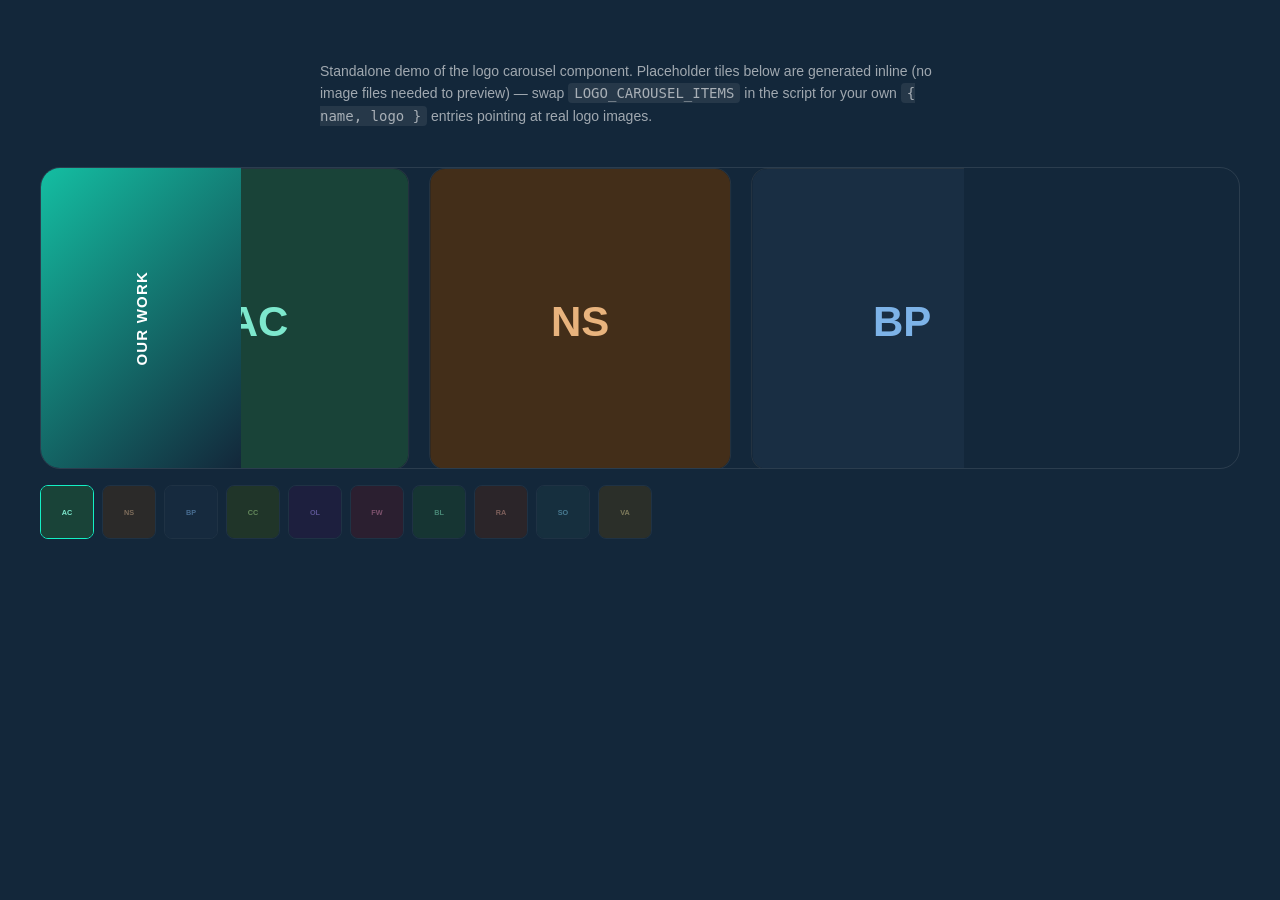
<file: components/logo-carousel.html>
<!DOCTYPE html>
<html lang="en">
<head>
<meta charset="UTF-8">
<meta name="viewport" content="width=device-width, initial-scale=1.0">
<title>Logo Carousel — reusable component</title>
<!--
  LOGO CAROUSEL — standalone, reusable component
  ================================================
  Extracted from the DigiDen site (team profile pages). A gradient
  "anchor" card flips in from the right, then a strip of logo cards
  unfurls open (clip-path reveal) and autoscrolls continuously behind
  the anchor. A filmstrip of thumbnails below lets a visitor scrub or
  swipe through the same set directly — dragging the filmstrip drives
  the main strip, and the main strip highlights the active thumbnail
  as it scrolls past.

  HOW TO REUSE ON ANOTHER SITE
  -----------------------------
  1. Copy this whole file, or lift the <style> block into your
     stylesheet and the <script> block into your JS bundle — it has no
     dependency on anything else from the site it was pulled from.
  2. Only external dependency: GSAP core (no plugins needed — this
     component doesn't use ScrollTrigger, just gsap.timeline/gsap.to).
  3. Edit the LOGO_CAROUSEL_ITEMS array near the top of the <script>
     block: each entry is { name, logo } where `logo` is any image URL
     (swap the placeholder data-URI generator for your own <img src>
     paths — see the comment right above the array).
  4. Drop the markup (the <section class="logo-carousel">...</section>
     block in <body>) wherever you want the carousel to sit, and call
     initLogoCarousel() after the DOM is ready.
  5. Anchor label text ("Our Work" below) is set via the
     data-anchor-label attribute on the section — change it inline in
     the HTML, no JS edit needed.
-->
<style>
  :root{
    --lc-bg-alt: #0e1e2d;
    --lc-line: rgba(255,255,255,0.1);
    --lc-white: #ffffff;
    --lc-teal: #14f0c4;
    --lc-teal-dim: #14bea2;
    --lc-navy: #13273a;
    --lc-font-display: 'Space Grotesk', 'Arial Black', sans-serif;
  }

  /* ============ LOGO CAROUSEL ============
     A gradient anchor card flips in from the right, then the logo strip
     unfurls left-to-right (clip-path reveal) like an accordion. The logo
     cards autoscroll continuously behind the anchor, which stays fixed in
     place. Scroll position is driven by GSAP, not a CSS @keyframes
     translateX(-50%) loop — with real, variable-count content and a flex
     `gap`, the halfway point of the doubled track is never exactly 50% of
     its total width (gap only appears *between* cards, so it doesn't
     split evenly across a duplicated row), which shows up as a visible
     jump every time the loop restarts. GSAP instead measures the actual
     pixel offset to the second copy and animates to that exact value, so
     the restart is seamless regardless of card count/sizing. */
  .logo-carousel{ padding: 0 0 60px; font-family: sans-serif; }
  .logo-carousel-inner{
    display:flex; align-items:stretch; height: 300px;
    border-radius: 20px; overflow:hidden;
    border: 1px solid var(--lc-line);
  }
  .logo-carousel-anchor{
    flex: 0 0 200px;
    background: linear-gradient(135deg, var(--lc-teal-dim), var(--lc-navy));
    display:flex; align-items:center; justify-content:center;
    position:relative; z-index:2;
  }
  .logo-carousel-anchor span{
    writing-mode: vertical-rl; transform: rotate(180deg);
    font-family: var(--lc-font-display); font-weight:700; letter-spacing:0.08em;
    font-size: 15px; color: var(--lc-white); text-transform:uppercase;
    white-space:nowrap;
  }
  .logo-carousel-scroll-wrap{ flex:1; overflow:hidden; position:relative; }
  .logo-carousel-scroll-track{ display:flex; gap:20px; height:100%; width:max-content; }
  .logo-carousel-card{
    flex: 0 0 300px; height:100%;
    background: var(--lc-bg-alt); border:1px solid var(--lc-line); border-radius:16px;
    overflow:hidden;
  }
  .logo-carousel-card img{ width:100%; height:100%; object-fit:cover; display:block; }

  /* -- filmstrip scrubber -- */
  .logo-carousel-filmstrip{ margin-top: 16px; }
  .logo-carousel-filmstrip-track{
    display:flex; gap: 8px; overflow-x:auto; scroll-snap-type: x proximity;
    padding-bottom: 6px; cursor: grab; -webkit-overflow-scrolling: touch;
  }
  .logo-carousel-filmstrip-track:active{ cursor: grabbing; }
  .logo-carousel-filmstrip-track::-webkit-scrollbar{ height: 4px; }
  .logo-carousel-filmstrip-track::-webkit-scrollbar-thumb{ background: var(--lc-line); border-radius: 999px; }
  .logo-carousel-filmstrip-thumb{
    flex: 0 0 52px; height: 52px; border-radius: 8px; overflow:hidden;
    border: 1px solid var(--lc-line); opacity:0.5; cursor:pointer;
    transition: opacity .2s, border-color .2s;
    scroll-snap-align: start;
  }
  .logo-carousel-filmstrip-thumb img{ width:100%; height:100%; object-fit:cover; display:block; pointer-events:none; }
  .logo-carousel-filmstrip-thumb.active{ opacity:1; border-color: var(--lc-teal); }

  @media (max-width: 700px){
    .logo-carousel-inner{ height:200px; }
    .logo-carousel-anchor{ flex-basis:110px; }
    .logo-carousel-anchor span{ font-size:11px; }
    .logo-carousel-card{ flex-basis:200px; }
    .logo-carousel-filmstrip-thumb{ flex-basis:42px; height:42px; }
  }

  /* demo page chrome only — safe to delete when reusing */
  body{ margin:0; background:#13273a; color:#fff; padding: 60px 40px; }
  .demo-note{ max-width:640px; margin:0 auto 40px; font-family:sans-serif; color:rgba(255,255,255,0.6); font-size:14px; line-height:1.6; }
  .demo-note code{ background:rgba(255,255,255,0.08); padding:2px 6px; border-radius:4px; }
</style>
</head>
<body>

<p class="demo-note">
  Standalone demo of the logo carousel component. Placeholder tiles below are generated inline (no image files needed to preview) —
  swap <code>LOGO_CAROUSEL_ITEMS</code> in the script for your own <code>{ name, logo }</code> entries pointing at real logo images.
</p>

<section class="logo-carousel" id="logoCarousel" data-anchor-label="Our Work">
  <div class="logo-carousel-inner">
    <div class="logo-carousel-anchor" id="logoCarouselAnchor"><span></span></div>
    <div class="logo-carousel-scroll-wrap" id="logoCarouselScrollWrap">
      <div class="logo-carousel-scroll-track" id="logoCarouselScrollTrack"></div>
    </div>
  </div>
  <div class="logo-carousel-filmstrip">
    <div class="logo-carousel-filmstrip-track" id="logoCarouselFilmstripTrack"></div>
  </div>
</section>

<script src="https://cdnjs.cloudflare.com/ajax/libs/gsap/3.12.5/gsap.min.js"></script>
<script>
  // Edit this list — { name, logo } per card. `logo` can be any image URL
  // (e.g. "assets/logos/acme.png"). The placeholder generator below just
  // makes this file runnable with zero external assets for previewing;
  // delete placeholderLogo() and use real paths in real use.
  function placeholderLogo(text, hue){
    const escaped = String(text).replace(/&/g, "&amp;").replace(/</g, "&lt;").replace(/>/g, "&gt;");
    const svg = `<svg xmlns="http://www.w3.org/2000/svg" width="300" height="300">
      <rect width="300" height="300" fill="hsl(${hue},45%,18%)"/>
      <text x="50%" y="52%" font-family="sans-serif" font-size="42" font-weight="700"
        fill="hsl(${hue},70%,70%)" text-anchor="middle" dominant-baseline="middle">${escaped}</text>
    </svg>`;
    return "data:image/svg+xml;base64," + btoa(svg);
  }

  const LOGO_CAROUSEL_ITEMS = [
    { name: "Acme Co",      logo: placeholderLogo("AC", 165) },
    { name: "Nova Studio",  logo: placeholderLogo("NS", 30) },
    { name: "Bright Path",  logo: placeholderLogo("BP", 210) },
    { name: "Cedar & Co",   logo: placeholderLogo("CC", 90) },
    { name: "Orbit Labs",   logo: placeholderLogo("OL", 260) },
    { name: "Fernweh",      logo: placeholderLogo("FW", 340) },
    { name: "Bloom",        logo: placeholderLogo("BL", 150) },
    { name: "Rally",        logo: placeholderLogo("RA", 15) },
    { name: "Solace",       logo: placeholderLogo("SO", 195) },
    { name: "Vantage",      logo: placeholderLogo("VA", 45) }
  ];

  /* ============================================================
     LOGO CAROUSEL — gradient anchor card flips in from the right,
     the logo strip unfurls left-to-right, then autoscrolls
     continuously behind it. A filmstrip of thumbnails below lets a
     visitor scrub or swipe through the same set directly.
     ============================================================ */
  function initLogoCarousel(items){
    items = items || LOGO_CAROUSEL_ITEMS;
    const section = document.getElementById("logoCarousel");
    const anchor = document.getElementById("logoCarouselAnchor");
    const wrap = document.getElementById("logoCarouselScrollWrap");
    const track = document.getElementById("logoCarouselScrollTrack");
    const filmTrack = document.getElementById("logoCarouselFilmstripTrack");
    if (!section || !anchor || !wrap || !track) return;

    const anchorLabel = anchor.querySelector("span");
    if (anchorLabel) anchorLabel.textContent = section.dataset.anchorLabel || "Our Work";

    const buildCard = (item, className) => {
      const card = document.createElement("div");
      card.className = className;
      const img = document.createElement("img");
      img.src = item.logo;
      img.alt = item.name;
      img.loading = "lazy";
      card.appendChild(img);
      return card;
    };

    // Two identical copies back to back so the loop has something to land
    // on; the filmstrip below only needs one copy since it's just a
    // scrub control, not something that scrolls on its own.
    track.innerHTML = "";
    items.concat(items).forEach(item => {
      track.appendChild(buildCard(item, "logo-carousel-card"));
    });

    let thumbs = [];
    if (filmTrack){
      filmTrack.innerHTML = "";
      thumbs = items.map(item => {
        const thumb = buildCard(item, "logo-carousel-filmstrip-thumb");
        filmTrack.appendChild(thumb);
        return thumb;
      });
    }

    gsap.set(anchor, { opacity: 0, x: 80, rotateY: 60, transformPerspective: 800 });
    gsap.set(wrap, { clipPath: "inset(0 100% 0 0)" });

    gsap.timeline({ delay: 0.15 })
      .to(anchor, { opacity: 1, x: 0, rotateY: 0, duration: 0.6, ease: "power2.out" })
      .to(wrap, { clipPath: "inset(0 0% 0 0)", duration: 0.9, ease: "power2.inOut" }, "-=0.2");

    // Exact pixel distance to the second copy's first card. A CSS
    // @keyframes translateX(-50%) trick assumes the two halves are exactly
    // half the track's total width, but flex `gap` only appears *between*
    // cards — it doesn't split evenly across a doubled row — so that's
    // always off by a fraction of a gap and visibly jumps on loop restart.
    // Measuring the real DOM offset instead guarantees an exact match,
    // whatever the card count or sizing.
    function measureLoopWidth(){
      const n = items.length;
      const cards = track.children;
      if (cards.length < n + 1) return 0;
      return cards[n].offsetLeft - cards[0].offsetLeft;
    }

    let loopWidth = measureLoopWidth();
    const SECONDS_PER_LOGO = 2.6;
    const scrollTween = gsap.to(track, {
      x: () => -loopWidth,
      duration: items.length * SECONDS_PER_LOGO,
      ease: "none",
      repeat: -1
    });

    window.addEventListener("resize", () => {
      const fresh = measureLoopWidth();
      if (fresh){ loopWidth = fresh; scrollTween.invalidate(); }
    });

    function setActiveThumb(progress){
      if (!thumbs.length) return;
      const idx = Math.floor(progress * items.length) % items.length;
      thumbs.forEach((t, i) => t.classList.toggle("active", i === idx));
    }
    scrollTween.eventCallback("onUpdate", () => setActiveThumb(scrollTween.progress()));

    if (filmTrack){
      let resumeTimer = null;
      const pauseForUser = () => { scrollTween.pause(); clearTimeout(resumeTimer); };
      const scheduleResume = () => {
        clearTimeout(resumeTimer);
        resumeTimer = setTimeout(() => scrollTween.play(), 1200);
      };

      // Native touch/trackpad scrolling on the filmstrip itself drives the
      // main carousel directly — swipe the thumbnails, the big cards follow.
      filmTrack.addEventListener("scroll", () => {
        pauseForUser();
        const maxScroll = filmTrack.scrollWidth - filmTrack.clientWidth;
        const progress = maxScroll > 0 ? filmTrack.scrollLeft / maxScroll : 0;
        scrollTween.progress(progress);
        setActiveThumb(progress);
        scheduleResume();
      }, { passive: true });

      thumbs.forEach((thumb, i) => {
        thumb.addEventListener("click", () => {
          pauseForUser();
          const target = i / items.length;
          gsap.to(scrollTween, {
            progress: target, duration: 0.6, ease: "power2.out",
            onUpdate: () => setActiveThumb(scrollTween.progress())
          });
          filmTrack.scrollTo({
            left: thumb.offsetLeft - filmTrack.clientWidth / 2 + thumb.offsetWidth / 2,
            behavior: "smooth"
          });
          scheduleResume();
        });
      });
    }
  }

  document.addEventListener("DOMContentLoaded", () => initLogoCarousel());
</script>
</body>
</html>
</file>
